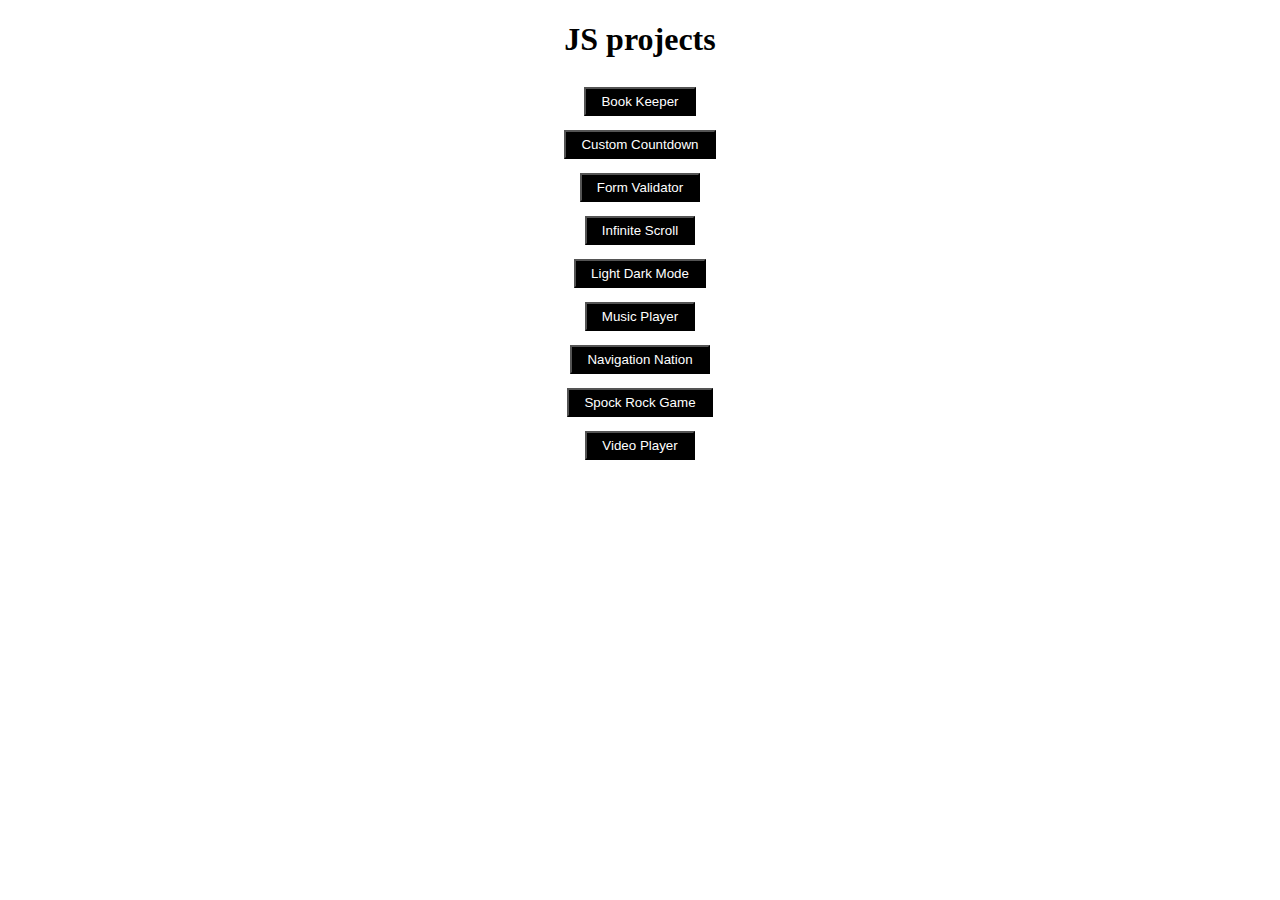
<file: index.html>
<!DOCTYPE html>
<html lang="en">
<head>
	<meta charset="UTF-8">
	<meta name="viewport" content="width=device-width, initial-scale=1.0">
	<link rel="stylesheet" href="./style.css">
	<title></title>
</head>
<body>
	<h1>JS projects</h1>

	<div class="wrap">
		<button><a href="./book-keeper/index.html">Book Keeper</a></button>
		<button><a href="./custom-countdown/index.html">Custom Countdown</a></button>
		<button><a href="./form-validator/index.html">Form Validator</a></button>
		<button><a href="./inifinite-scroll/index.html">Infinite Scroll</a></button>
		<button><a href="./light-dark-mode/index.html">Light Dark Mode</a></button>
		<button><a href="./music-player/index.html">Music Player</a></button>
		<button><a href="./navigation-nation/index.html">Navigation Nation</a></button>
		<button><a href="./spock-rock-game/index.html">Spock Rock Game</a></button>
		<button><a href="./video-player/index.html">Video Player</a></button>
	</div>

	<script src="./"></script>
</body>
</html>

<!-- https://ftb2024.github.io/js-projects/ -->
</file>
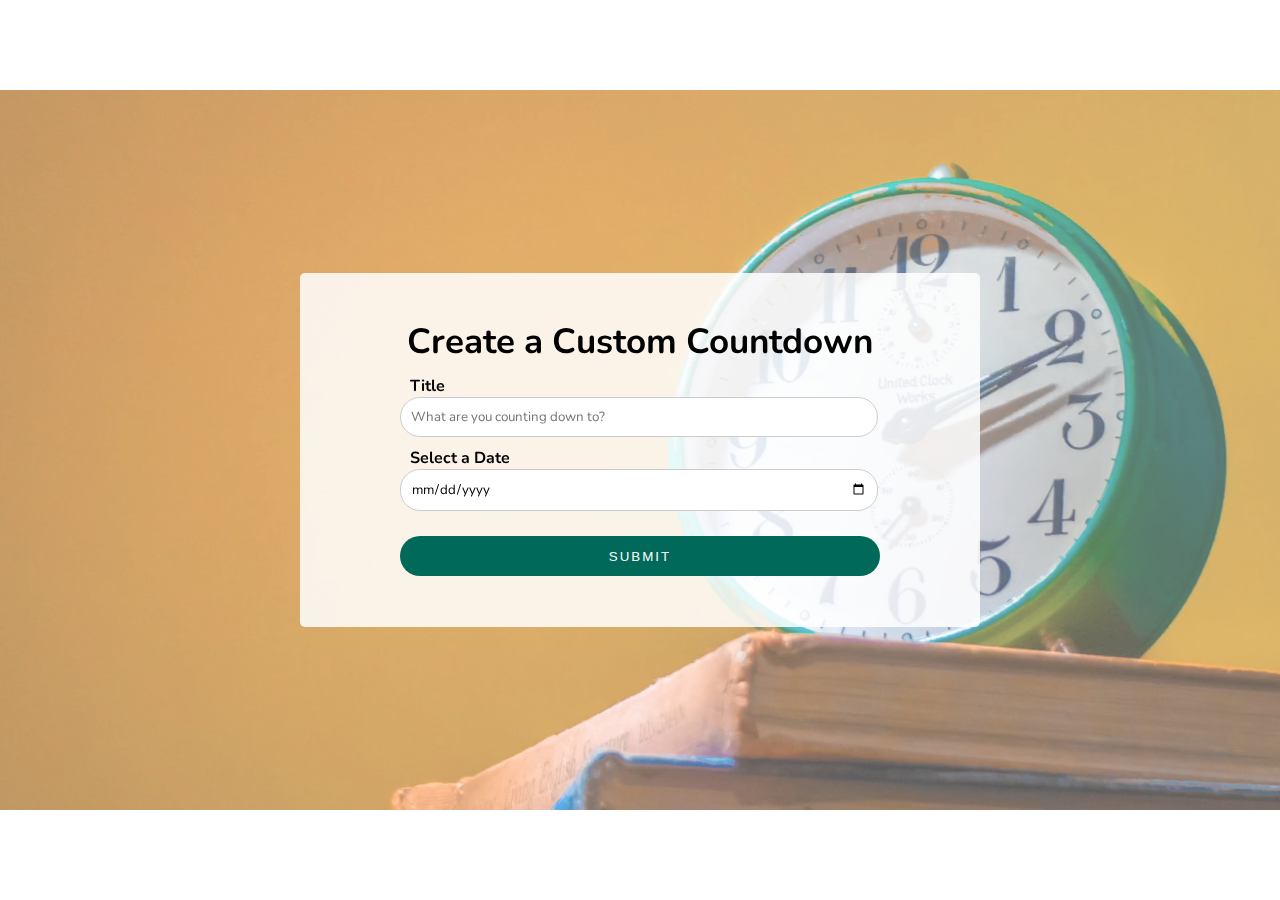
<file: Custom Countdown/index.html>
<!DOCTYPE html>
<html>
<head>
	<meta charset="utf-8">
	<meta name="viewport" content="width=device-width, initial-scale=1">
	<title>Custom Countdown</title>
	<link rel="stylesheet" href="style.css">
</head>
<body>
	<!-- Video Background -->
	<video src="time.mp4" class="video-background" loop muted autoplay></video>
	<div class="video-overlay"></div>

	<!-- Container -->
	<div class="container">
		<!-- Input -->
		<div class="input-container" id="input-container">
			<h1>Create a Custom Countdown</h1>
			<form class="form" id="countdownForm">
				<label for="title">Title</label>
				<input type="text" id="title" placeholder="What are you counting down to?">

				<label for="date-picker">Select a Date</label>
				<input type="date" id="date-picker">

				<button type="submit">Submit</button>
			</form>
		</div>

		<!-- Countdown -->
		<div class="countdown" id="countdown" hidden>
			<h1 id="countdown-title">Count Title Here</h1>
			<ul>
				<li><span>3</span>Days</li>
				<li><span>6</span>Hours</li>
				<li><span>45</span>Minutes</li>
				<li><span>54</span>Seconds</li>
			</ul>
			<button id="countdown-button">Reset</button>	
		</div>

		<!-- Countdown Complete -->
		<div class="complete" id="complete" hidden>
			<h1 class="complete-title">Countdown Complete!</h1>
			<h1 id="complete-info"></h1>
			<button id="complete-button">New Countdown</button>
		</div>
	</div>
	
	<script src="script.js"></script>
</body>
</html>
</file>
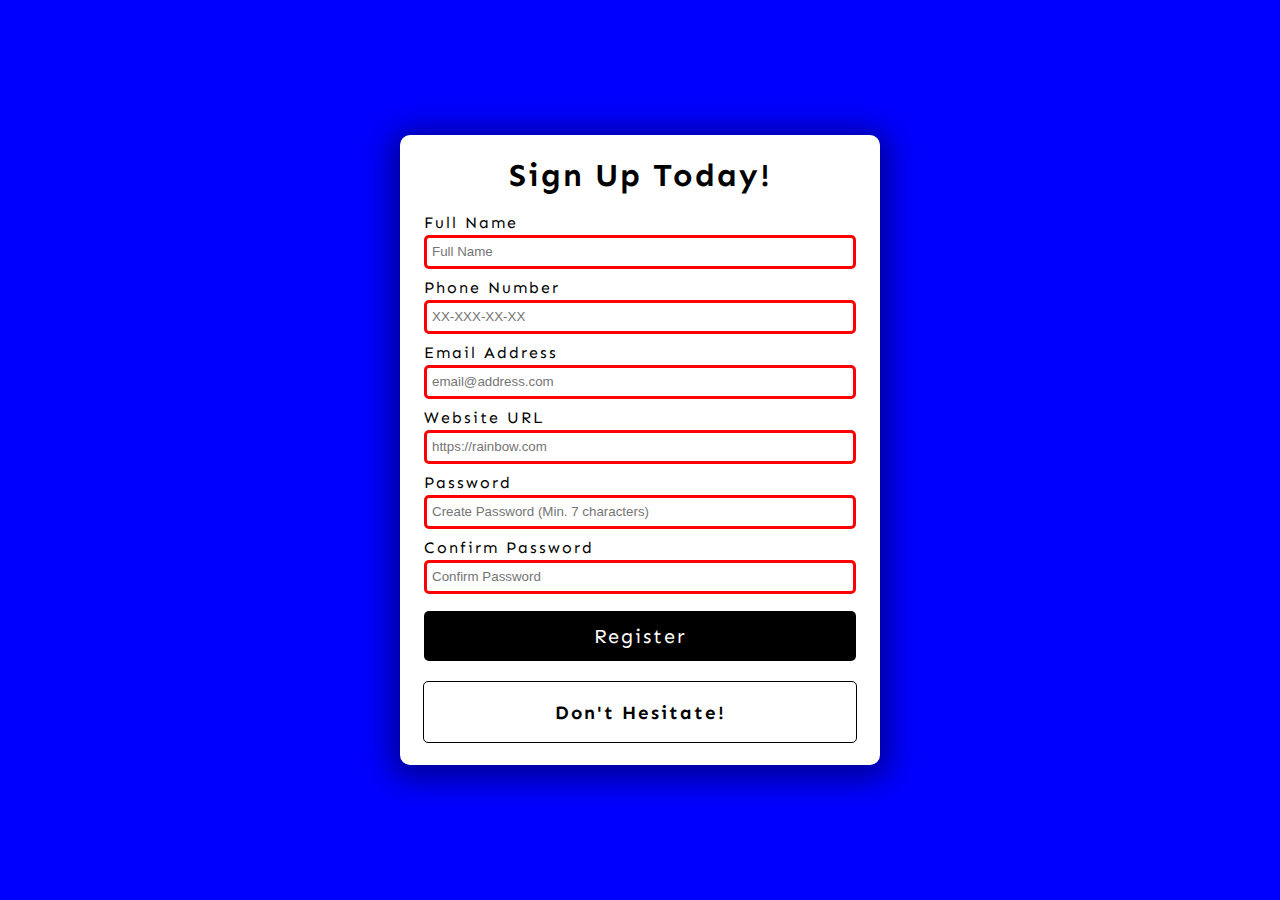
<file: Form Validator/index.html>
<!DOCTYPE html>
<html lang="en">
<head>
	<meta charset="UTF-8">
	<meta name="viewport" content="width=device-width, initial-scale=1.0">
	<link rel="stylesheet" href="./style.css">
	<title>Form Validation</title>
</head>
<body>
	<div class="container">
		<h1>Sign Up Today!</h1>

		<!-- Form -->
		<form id="form">
			<!-- Full Name -->
			<div class="form-group">
				<label for="name">Full Name</label>
				<input type="text" placeholder="Full Name" id="name" minlength="3" maxlength="100" name="name" required >
			</div>

			<!-- Phone Number -->
			<div class="form-group">
				<label for="phone">Phone Number</label>
				<input type="tel" placeholder="XX-XXX-XX-XX" id="phone"
					pattern="[0-9]{2}-[0-9]{3}-[0-9]{2}-[0-9]{2}" name="phone" required>
			</div>

			<!-- Email Address -->
			<div class="form-group">
				<label for="email">Email Address</label>
				<input type="email" placeholder="email@address.com" id="email" name="email" required>
			</div>

			<!-- Website URL -->
			<div class="form-group">
				<label for="website">Website URL</label>
				<input type="url" placeholder="https://rainbow.com" id="website" name="website" required>
			</div>

			<!-- Password -->
			<div class="form-group">
				<label for="password1">Password</label>
				<input type="password" placeholder="Create Password (Min. 7 characters)" id="password1"
					pattern="^(?=.*\d)(?=.*[a-z])(?=.*[A-Z])(?=.*[a-zA-Z]).{7,}$"
					title="Please provide at least 1 uppercase, 1 lowercase and 1 number characters" required>
			</div>

			<!-- Password -->
			<div class="form-group">
				<label for="password2">Confirm Password</label>
				<input type="password" placeholder="Confirm Password" id="password2" name="password" required>
			</div>

			<button>Register</button>
		</form>

		<!-- Error / Success Message -->
		<div class="message-container">
			<h3 id="message">Don't Hesitate!</h3>
		</div>
	</div>
	<script src="./script.js"></script>
</body>
</html>
</file>
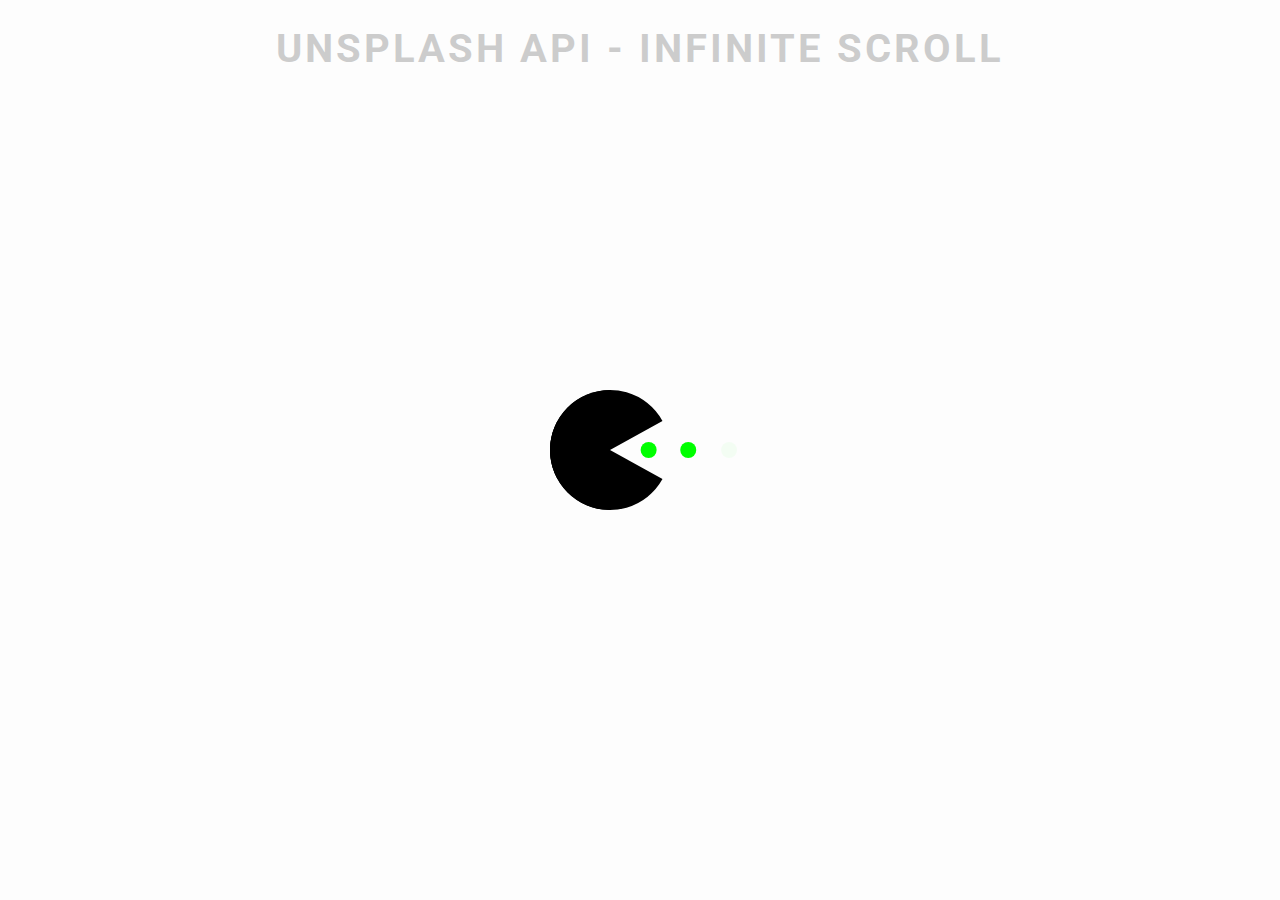
<file: Infinite Scroll/index.html>
<!DOCTYPE html>
<html>
<head>
	<meta charset="utf-8">
	<meta name="viewport" content="width=device-width, initial-scale=1">
	<title>Infinite Scroll</title>
	<link rel="stylesheet" href="style.css">
</head>
<body>
	<!-- Title -->
	<h1>Unsplash API - Infinite Scroll</h1>

	<!-- Loader -->
	<div class="loader" id="loader">
		<img src="loader.svg" alt="Loading...">
	</div>

	<!-- Image Container -->
	<div class="img-container" id="img-container"></div>
	
	<script src="script.js"></script>
</body>
</html>
</file>
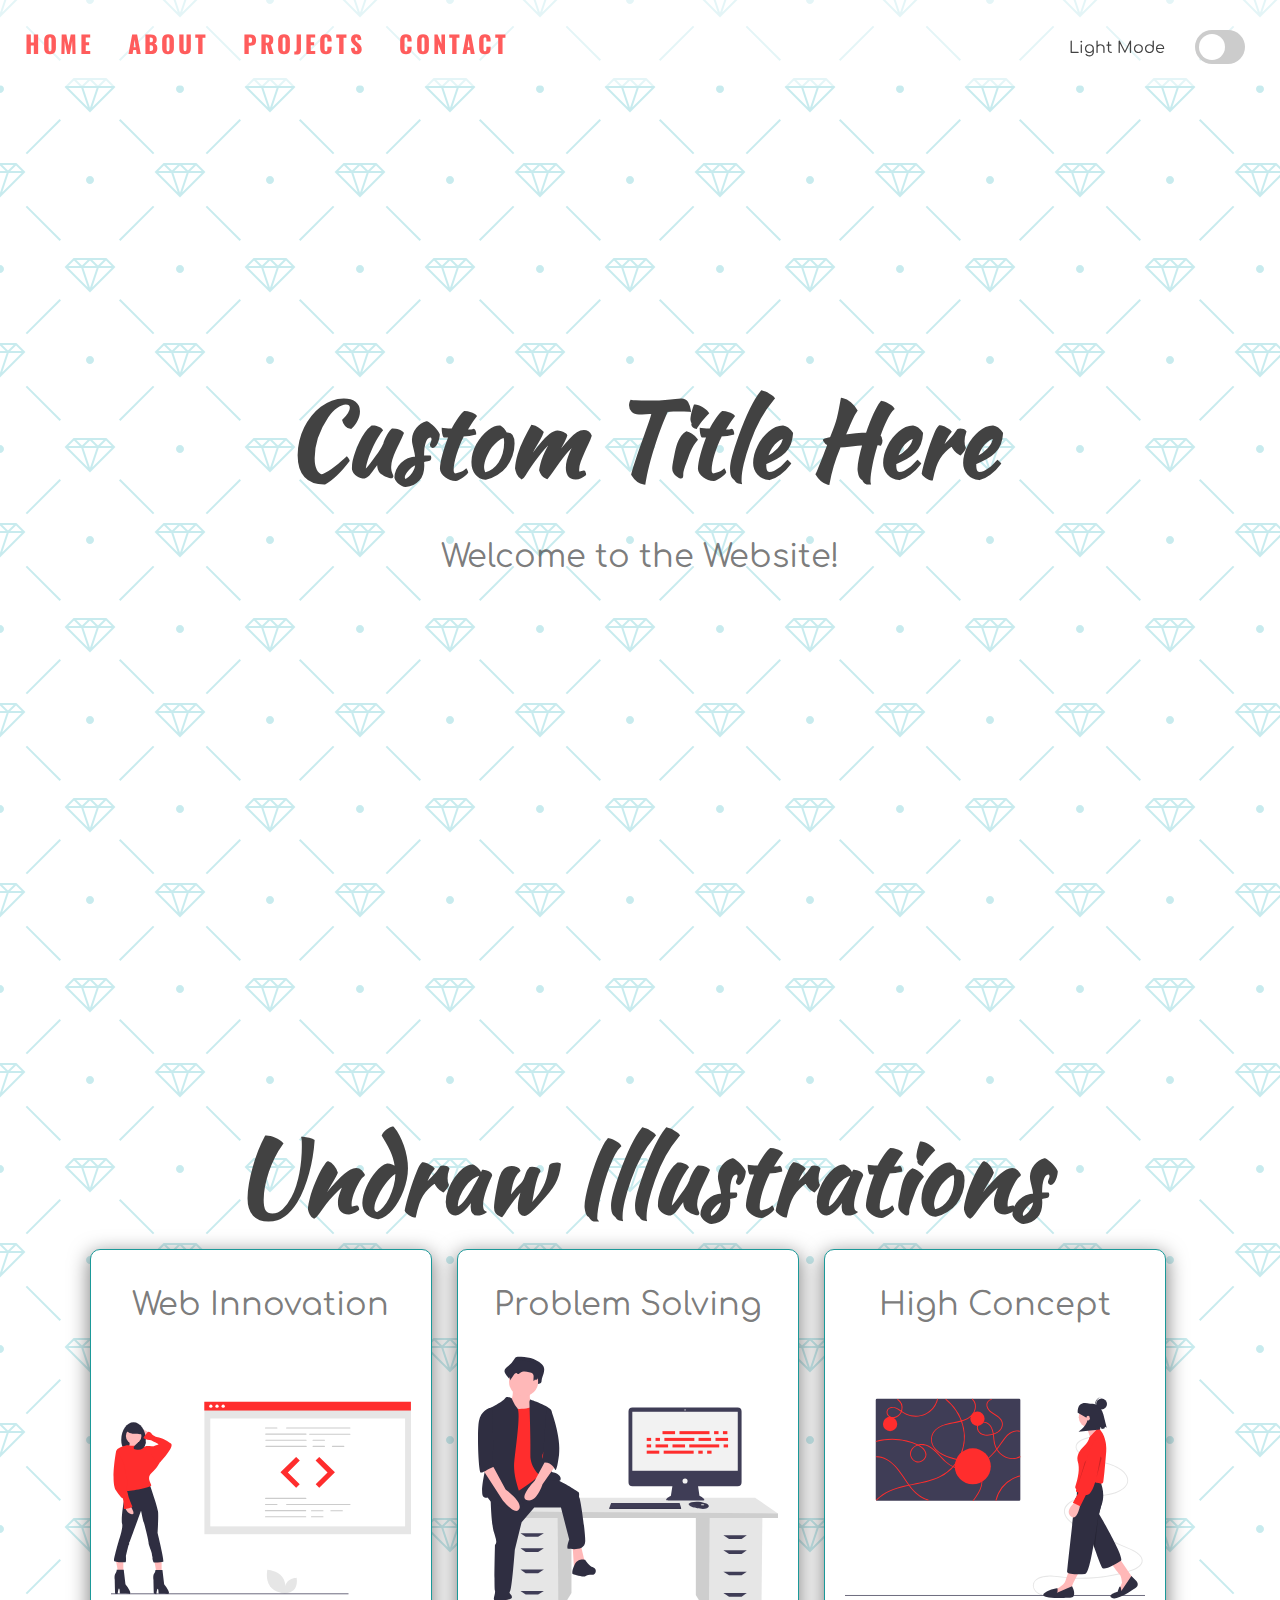
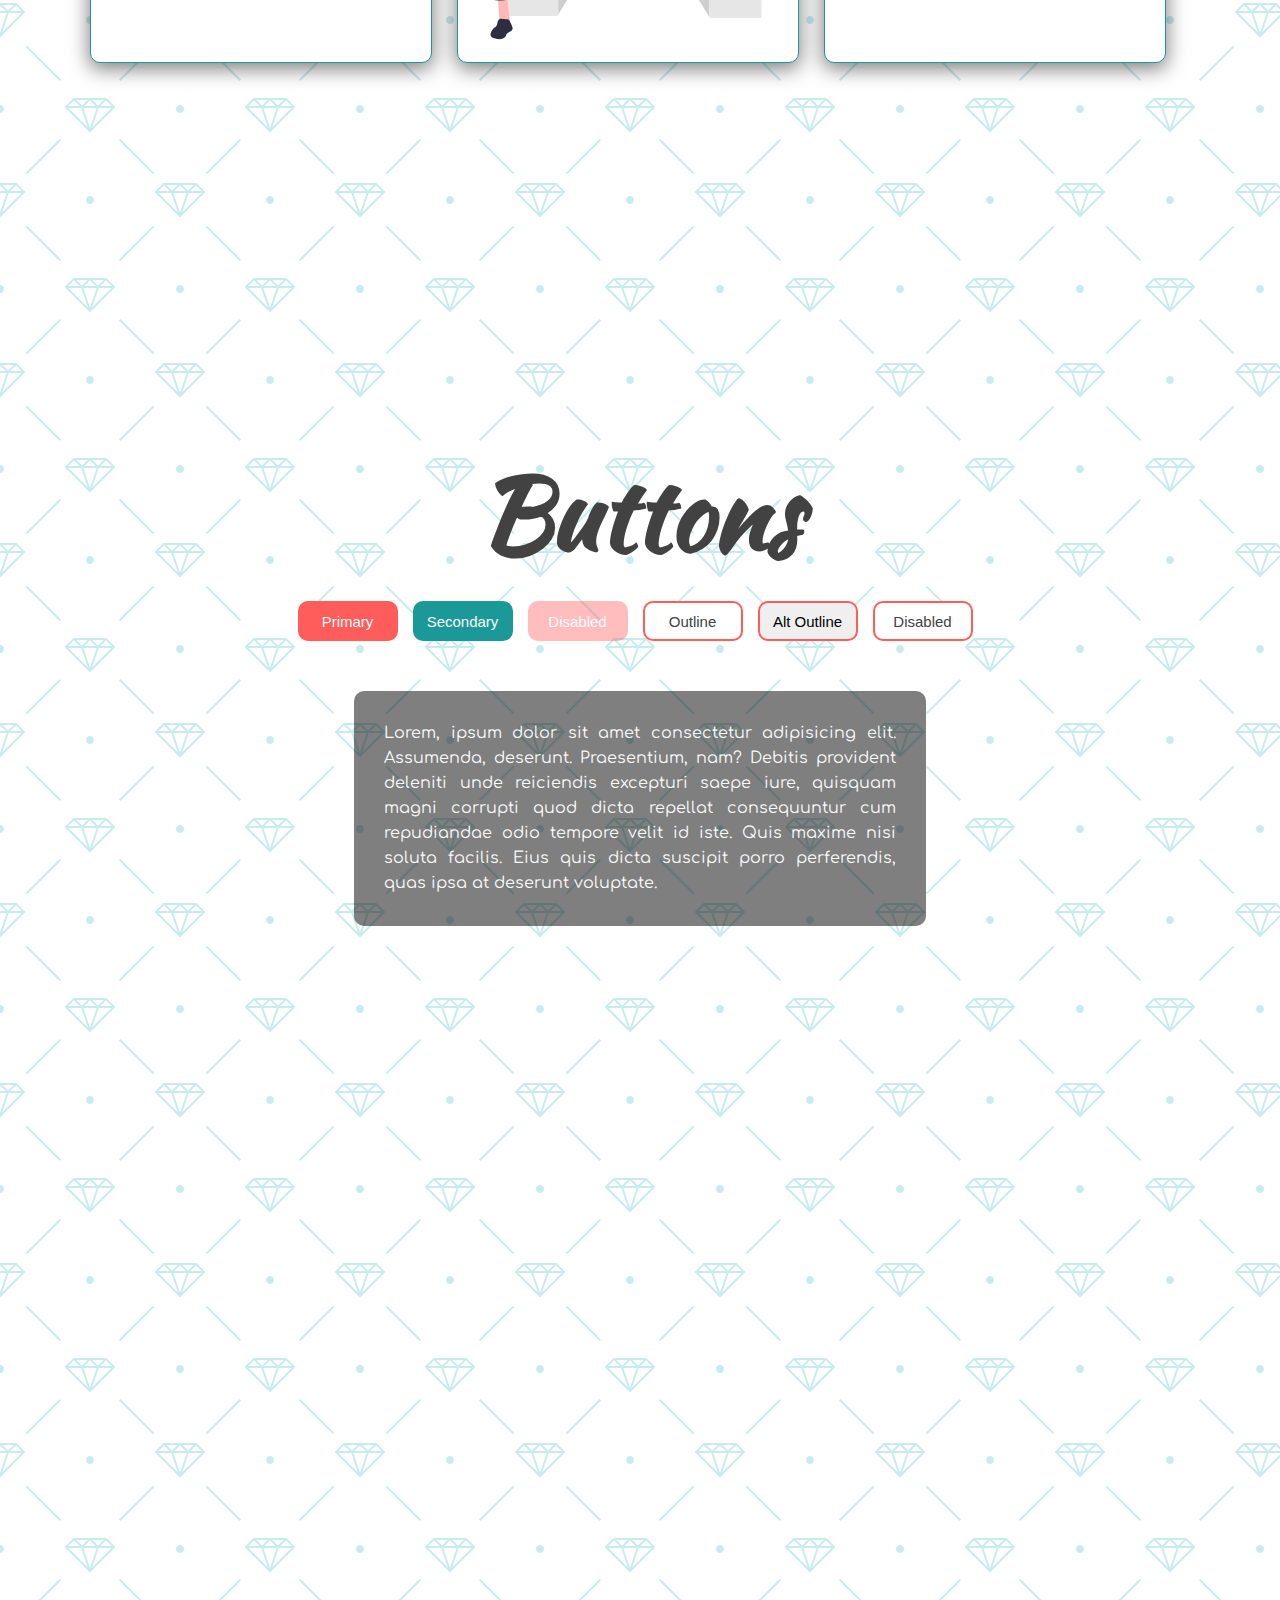
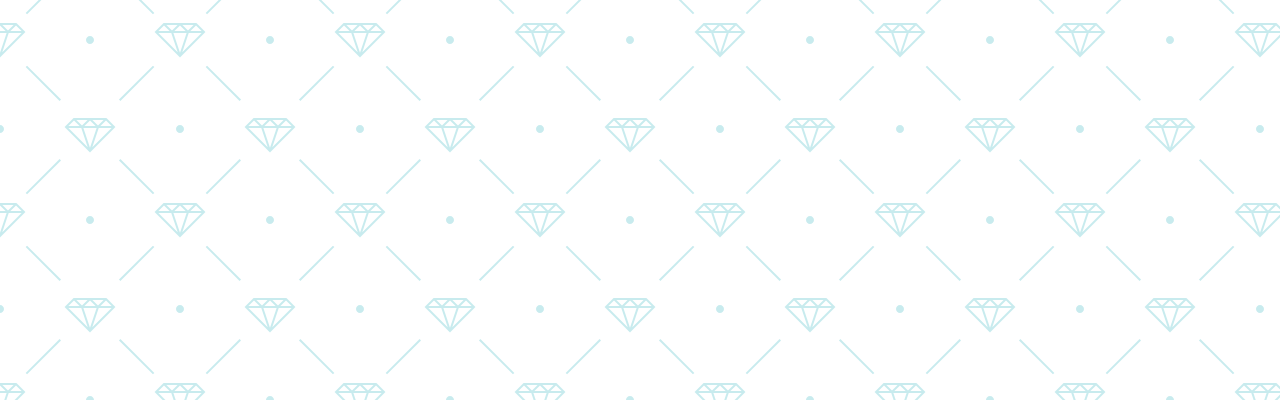
<file: Light Dark Mode/index.html>
<!DOCTYPE html>
<html>
<head>
	<meta charset="utf-8">
	<meta name="viewport" content="width=device-width, initial-scale=1">
	<title>Light Dark Mode</title>
	<link rel="stylesheet" href="https://cdnjs.cloudflare.com/ajax/libs/font-awesome/5.15.1/css/all.min.css" integrity="sha512-+4zCK9k+qNFUR5X+cKL9EIR+ZOhtIloNl9GIKS57V1MyNsYpYcUrUeQc9vNfzsWfV28IaLL3i96P9sdNyeRssA==" crossorigin="anonymous" />
	<link rel="stylesheet" href="style.css">
</head>
<body>

	<!-- Dark Mode Switch -->
	<div class="theme-switch-wrapper">
		<span id="toggle-icon">
			<span class="toggle-text">Light Mode</span>
			<i class="fas fa-sun"></i>
		</span>
		<label class="theme-switch">
			<input type="checkbox">
			<span class="slider round"></span>
		</label>
	</div>
	
	<nav id="nav">
		<a href="#home">HOME</a>
		<a href="#about">ABOUT</a>
		<a href="#projects">PROJECTS</a>
		<a href="#contact">CONTACT</a>
	</nav>

	<!-- Home Section -->
	<section id="home">
		<div class="title-group">
			<h1>Custom Title Here</h1>
			<h2>Welcome to the Website!</h2>
		</div>
	</section>

	<!-- Section About -->
	<section id="about">
		<h1>Undraw Illustrations</h1>
		<div class="about-container">
			<div class="image-container">
				<h2>Web Innovation</h2>
				<img src="img/undraw_proud_coder_light.svg" id="image1">
			</div>
			
			<div class="image-container">
				<h2>Problem Solving</h2>
				<img src="img/undraw_feeling_proud_light.svg" id="image2">
			</div>
			
			<div class="image-container">
				<h2>High Concept</h2>
				<img src="img/undraw_conceptual_idea_light.svg" id="image3">
			</div>
		</div>
	</section>

	<!-- Projects Section -->
	<section id="projects">
		<h1>Buttons</h1>
		<div class="buttons">
			<button class="primary">Primary</button>
			<button class="secondary">Secondary</button>
			<button class="primary" disabled>Disabled</button>
			<button class="outline">Outline</button>
			<button class="secondary-outline">Alt Outline</button>
			<button class="outline">Disabled</button>
		</div>
		<div class="text-box" id="text-box">
			<p>
				Lorem, ipsum dolor sit amet consectetur adipisicing elit. Assumenda, deserunt. Praesentium, nam? Debitis provident deleniti unde reiciendis excepturi saepe iure, quisquam magni corrupti quod dicta repellat consequuntur cum repudiandae odio tempore velit id iste. Quis maxime nisi soluta facilis. Eius quis dicta suscipit porro perferendis, quas ipsa at deserunt voluptate.
			</p>
		</div>
	</section>

	<!-- Contact Section -->
	<section id="contact">
		<div class="social-icons">
			<i class="fab fa-github"></i>
			<i class="fab fa-codepen"></i>
			<i class="fab fa-linkedin-in"></i>
			<i class="fab fa-medium"></i>
			<i class="fab fa-instagram"></i>
			<i class="fab fa-youtube"></i>
		</div>
	</section>
	
	<script src="script.js"></script>
</body>
</html>
</file>
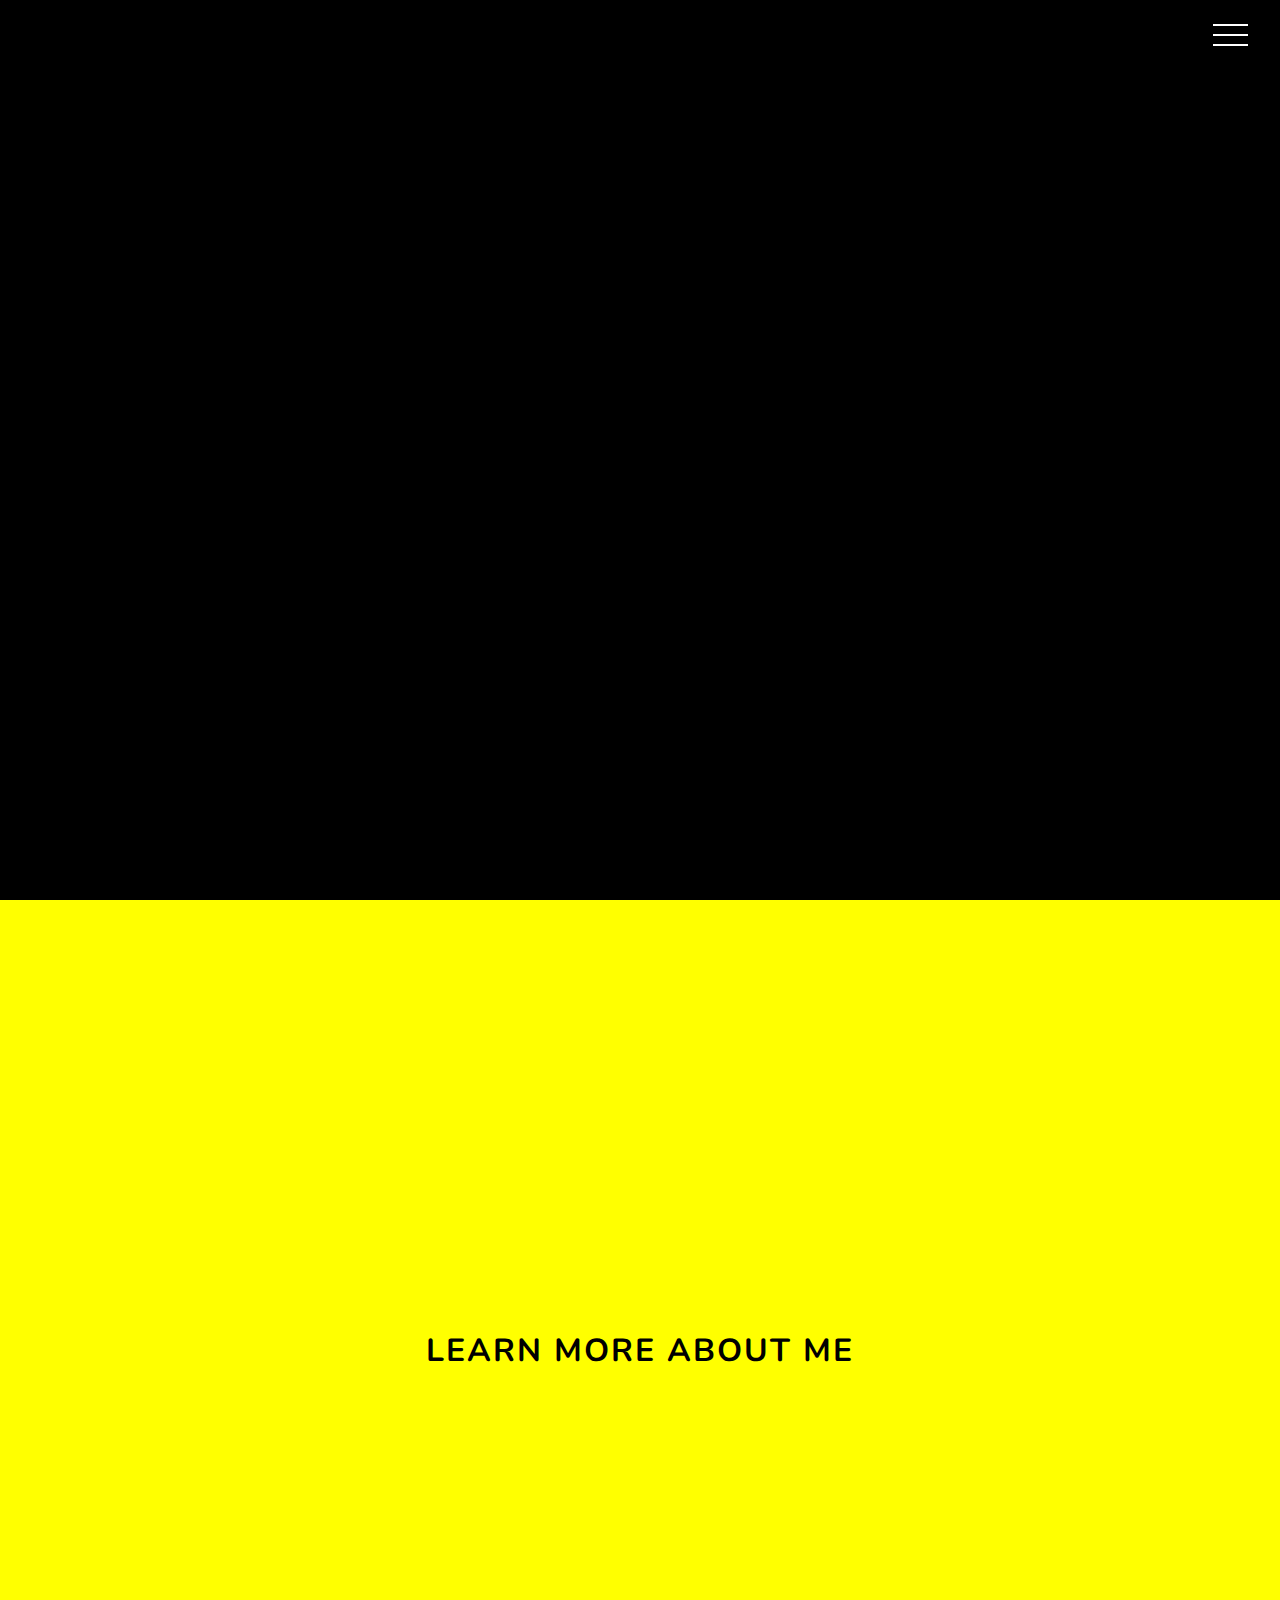
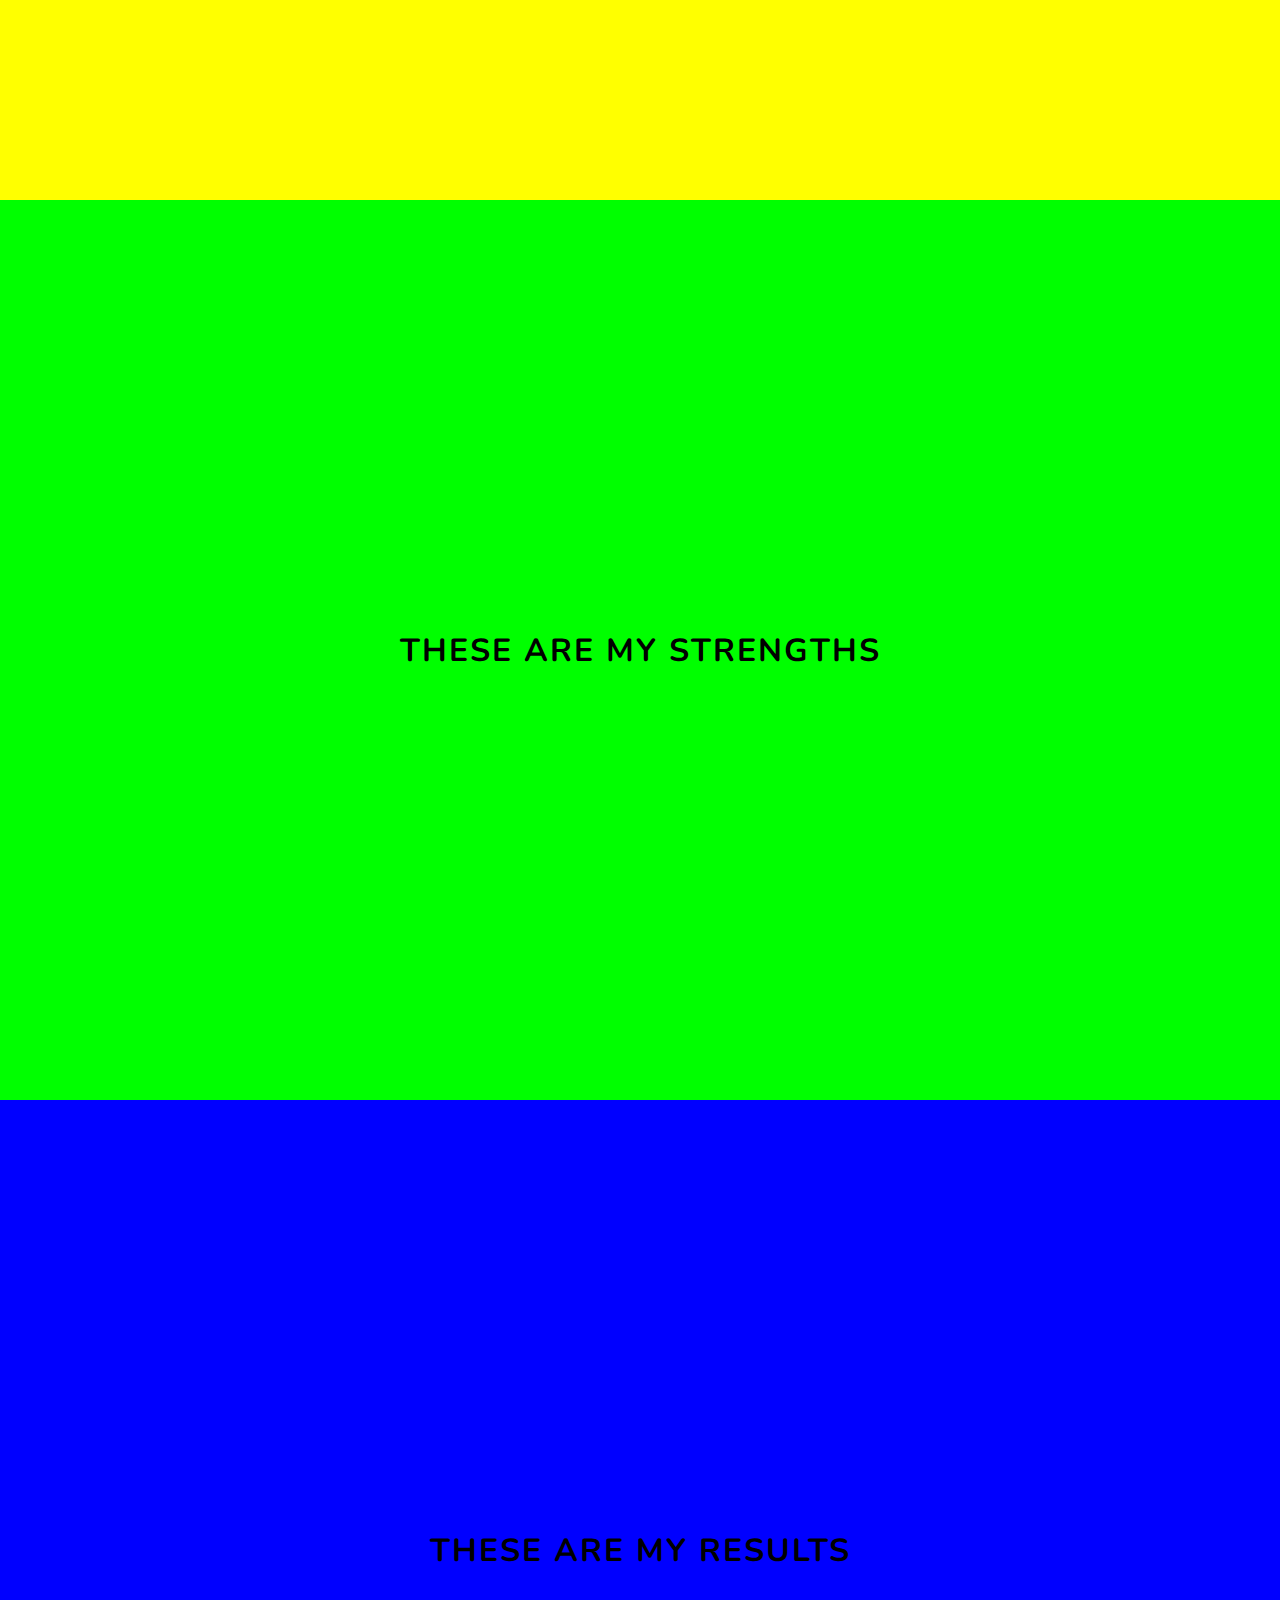
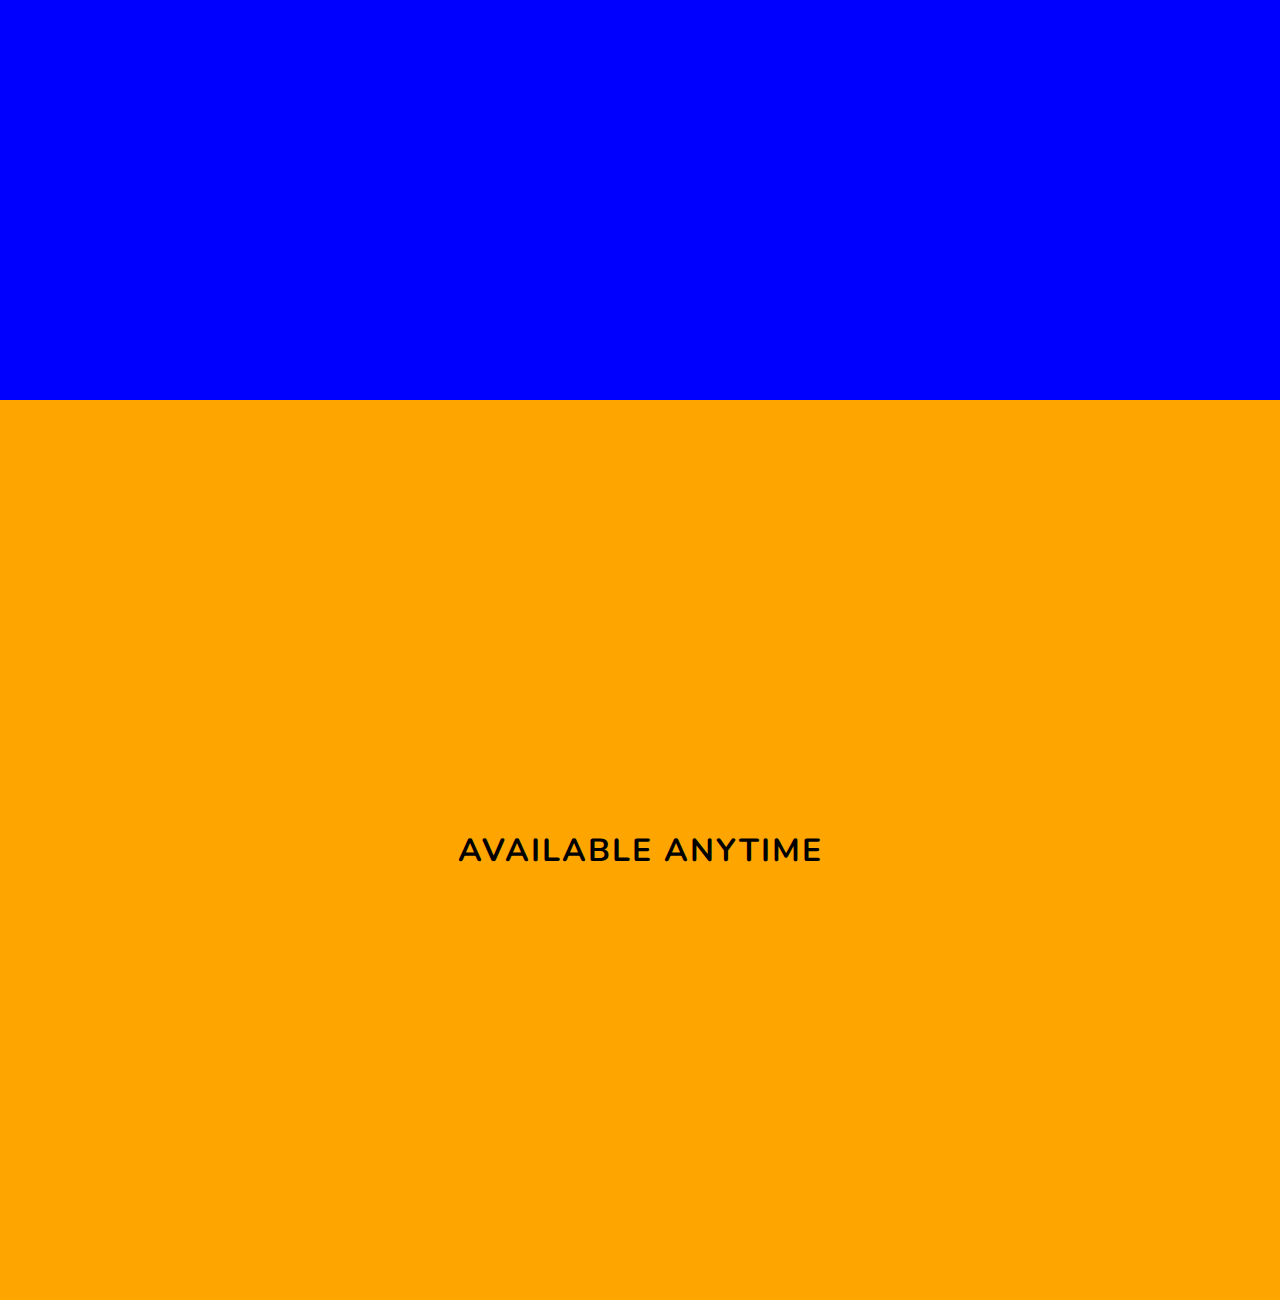
<file: Navigation Nation/index.html>
<!DOCTYPE html>
<html>
<head>
	<meta charset="utf-8">
	<meta name="viewport" content="width=device-width, initial-scale=1">
	<title>Navigation Nation</title>
	<link rel="stylesheet" href="style.css">
</head>
<body>

	<!-- Menu Overlay -->
	<div class="overlay overlay-slide-left" id="overlay">
		<!-- Menu Items -->
		<nav>
			<ul>
				<li id="nav-1" class="slide-out-1"><a href="#home">Home</a></li>
				<li id="nav-2" class="slide-out-2"><a href="#about">About</a></li>
				<li id="nav-3" class="slide-out-3"><a href="#skills">Skills</a></li>
				<li id="nav-4" class="slide-out-4"><a href="#projects">Projects</a></li>
				<li id="nav-5" class="slide-out-5"><a href="#contact">Contact</a></li>
			</ul>
		</nav>
	</div>

	<!-- Hamburger -->
	<div class="menu-bars" id="menu-bars">
		<div class="bar1"></div>
		<div class="bar2"></div>
		<div class="bar3"></div>
	</div>

	<!-- Sections -->
	<section id="home"><a href="https://jacinto.design" target="_blank">Jacinto Design</a></section>
	<section id="about"><h1>Learn More About Me</h1></section>
	<section id="skills"><h1>These Are My Strengths</h1></section>
	<section id="projects"><h1>These Are My Results</h1></section>
	<section id="contact"><h1>Available Anytime</h1></section>
	
	<script src="script.js"></script>
</body>
</html>
</file>
<file: style.css>
h1 {
	text-align: center;
}

.wrap {
	display: flex;
	justify-content: center;
	align-items: center;
	flex-direction: column;
}

button {
	background-color: black;
	padding: 5px 15px;
	margin: 7px;
	cursor: pointer;
	outline: none;
}

a {
	color: white;
	text-decoration: none;
}
</file>
<file: Custom Countdown/style.css>
@import url("https://fonts.googleapis.com/css?family=Nunito&display=swap");

html {
	box-sizing: border-box;
}

body {
	margin: 0;
	min-height: 100vh;
	overflow-y: hidden;
	display: flex;
	align-items: center;
	font-family: Nunito, sans-serif;
}

/* Video Background */
.video-background {
	position: fixed;
	right: 0;
	bottom: 0;
	width: 100vw;
	height: auto;
}

video {
	position: absolute;
	top: 50%;
	left: 50%;
	transform: translate(-50%, -50%);
}

.video-overlay {
	position: fixed;
	left: 0;
	top: 0;
	height: 100vh;
	width: 100vw;
	background: rgba(255, 255, 255, 0.35);
}

/* Container */
.container {
	min-width: 580px;
	min-height: 304px;
	color: black;
	margin: 0 auto;
	padding: 25px 50px;
	border-radius: 5px;
	z-index: 2;
	background: rgba(255, 255, 255, 0.85);
	display: flex;
	justify-content: center;
}

.input-container {
	position: relative;
	top: 20px;
}

h1 {
	font-size: 35px;
	text-align: center;
	margin-top: 0;
	margin-bottom: 10px;
}

/* Form */
.form {
	width: 480px;
}

label {
	font-weight: bold;
	margin-left: 10px;
}

input {
	width: 95%;
	margin-bottom: 10px;
	padding: 10px;
	border: 1px solid #ccc;
	border-radius: 20px;
	background: #fff;
	outline: none;
	font-family: Nunito, sans-serif;
}

/* Button */
button {
	width: 100%;
	height: 40px;
	border-radius: 20px;
	margin-top: 15px;
	border: none;
	text-transform: uppercase;
	background: #006959;
	color: white;
	cursor: pointer;
	outline: none;
	letter-spacing: 2px;
}

button:hover {
	filter: brightness(110%);
}

/* Countdown */
ul {
	margin-left: -45px;
}

li {
	display: inline-block;
	font-size: 30px;
	list-style-type: none;
	padding: 10px;
	text-transform: uppercase;
}

li span {
	display: block;
	font-size: 80px;
	text-align: center;
}

/* Complete */
.complete {
	position: relative;
	top: 60px;
}

.complete-title {
	animation: complete 4s infinite;
}

@keyframes complete {
	0% {
		color: red;
	}

	25% {
		color: yellow;
	}

	50% {
		color: lime;
		transform: scale(1.5);
	}

	75% {
		color: blue;
	}

	100% {
		color: purple;
	}
}

/* Media Query: Large Smartphone (Vertical) */
@media screen and (max-width: 600px) {
	video {
		object-fit: cover;
		object-position: 70%;
		margin-top: -1px;
	}

	.video-background {
		height: 100vh;
		width: 100vw;
	}

	.container {
		min-width: unset;
		width: 95vw;
		min-height: 245px;
		padding: 20px;
		margin: 10px;
	}

	.input-container {
		top: unset;
	}

	.countdown {
		position: relative;
		top: 10px;
	}

	.form {
		width: unset;
	}

	input {
		width: 93%;
	}

	h1 {
		font-size: 20px;
	}

	li {
		font-size: 15px;
	}

	li span {
		font-size: 40px;
	}
}
</file>
<file: Form Validator/style.css>
@import url("https://fonts.googleapis.com/css?family=Sen&display=swap");

html {
	box-sizing: border-box;
}

body {
	margin: 0;
	min-height: 100vh;
	font-family: Sen, sans-serif;
	letter-spacing: 2px;
	display: flex;
	align-items: center;
	justify-content: center;
	/*background: #c9ced3;*/
	background: blue;
}

.container {
	width: 480px;
	height: 630px;
	background: white;
	display: flex;
	flex-direction: column;
	align-items: center;
	border-radius: 10px;
	box-shadow: 0 5px 30px 10px rgba(0, 0, 0, 0.4);
}

/* Form */
form {
	width: 90%;
}

.form-group {
	height: 65px;
}

label {
	position: relative;
	bottom: 3px;
}

input {
	width: 100%;
	height: 34px;
	padding: 5px;
	border: 3px solid black;
	border-radius: 5px;
	outline: none;
	box-sizing: border-box;
	transition: all 0.3s;
}

input:valid {
	border: 3px solid lime;
}

input:invalid {
	border: 3px solid red;
}

button {
	cursor: pointer;
	color: white;
	background: black;
	border: none;
	border-radius: 5px;
	height: 50px;
	width: 100%;
	font-family: Sen, sans-serif;
	font-size: 20px;
	letter-spacing: 2px;
	margin-top: 5px;
}

button:hover {
	filter: brightness(200%);
	background: rgb(22, 22, 22);
}

button:focus {
	outline: none;
}

.message-container {
	border: 1px solid black;
	border-radius: 5px;
	width: 90%;
	margin-top: 20px;
	display: flex;
	justify-content: center;
	color: black;
}
</file>
<file: Infinite Scroll/style.css>
@import url('https://fonts.googleapis.com/css2?family=Roboto&display=swap');

* {
	margin: 0;
	padding: 0;
	box-sizing: border-box;
}

body {
	font-family: 'Roboto', sans-serif;
	background-color: whitesmoke;
}

h1 {
	text-align: center;
	margin-top: 25px;
	margin-bottom: 15px;
	font-size: 40px;
	letter-spacing: 3px;
	text-transform: uppercase;
}

/* Loader */
.loader {
	position: fixed;
	top: 0;
	bottom: 0;
	left: 0;
	right: 0;
	background: rgba(255, 255, 255, 0.8);
}

.loader img {
	position: fixed;
	top: 50%;
	left: 50%;
	transform: translate(-50%, -50%);
}

/* Image Container */
.img-container {
	margin: 10px 15%;
}

.img-container img {
	width: 100%;
	margin-top: 5px;
}

/* Media Query: Large Smartphone; */
@media screen and (max-width: 600px) {
	h1 {
		font-size: 15px;
	}

	.img-container {
		margin: 10px;
	}
}
</file>
<file: Light Dark Mode/style.css>
@import url('https://fonts.googleapis.com/css2?family=Comfortaa&family=Kaushan+Script&family=Oswald&display=swap');

:root {
	--primary-color: rgb(255, 92, 92);
	--primary-variant: #ff2d2d;
	--secondary-color: #1b9999;
	--on-primary: rgb(250, 250, 250);
	--on-background: rgb(66, 66, 66);
	--on-background-alt: rgba(66, 66, 66, 0.7);
	--background: rgb(255, 255, 255);
	--box-shadow: 0 5px 20px 1px rgba(0, 0, 0, 0.5);
}

[data-theme="dark"] {
	--primary-color: rgb(150, 65, 255);
	--primary-variant: #6c63ff;
	--secondary-color: #03dac5;
	--on-primary: #000;
	--on-background: rgba(255, 255, 255, 0.9);
	--on-background-alt: rgba(255, 255, 255, 0.7);
	--background: #121212;
}

html {
	box-sizing: border-box;
	scroll-behavior: smooth;
}

body {
	margin: 0;
	font-family: 'Comfortaa', sans-serif;
	color: var(--on-background);
	background-color: var(--background);
	background-image: url("data:image/svg+xml,%3Csvg width='180' height='180' viewBox='0 0 180 180' xmlns='http://www.w3.org/2000/svg'%3E%3Cpath d='M81.28 88H68.413l19.298 19.298L81.28 88zm2.107 0h13.226L90 107.838 83.387 88zm15.334 0h12.866l-19.298 19.298L98.72 88zm-32.927-2.207L73.586 78h32.827l.5.5 7.294 7.293L115.414 87l-24.707 24.707-.707.707L64.586 87l1.207-1.207zm2.62.207L74 80.414 79.586 86H68.414zm16 0L90 80.414 95.586 86H84.414zm16 0L106 80.414 111.586 86h-11.172zm-8-6h11.173L98 85.586 92.414 80zM82 85.586L87.586 80H76.414L82 85.586zM17.414 0L.707 16.707 0 17.414V0h17.414zM4.28 0L0 12.838V0h4.28zm10.306 0L2.288 12.298 6.388 0h8.198zM180 17.414L162.586 0H180v17.414zM165.414 0l12.298 12.298L173.612 0h-8.198zM180 12.838L175.72 0H180v12.838zM0 163h16.413l.5.5 7.294 7.293L25.414 172l-8 8H0v-17zm0 10h6.613l-2.334 7H0v-7zm14.586 7l7-7H8.72l-2.333 7h8.2zM0 165.414L5.586 171H0v-5.586zM10.414 171L16 165.414 21.586 171H10.414zm-8-6h11.172L8 170.586 2.414 165zM180 163h-16.413l-7.794 7.793-1.207 1.207 8 8H180v-17zm-14.586 17l-7-7h12.865l2.333 7h-8.2zM180 173h-6.613l2.334 7H180v-7zm-21.586-2l5.586-5.586 5.586 5.586h-11.172zM180 165.414L174.414 171H180v-5.586zm-8 5.172l5.586-5.586h-11.172l5.586 5.586zM152.933 25.653l1.414 1.414-33.94 33.942-1.416-1.416 33.943-33.94zm1.414 127.28l-1.414 1.414-33.942-33.94 1.416-1.416 33.94 33.943zm-127.28 1.414l-1.414-1.414 33.94-33.942 1.416 1.416-33.943 33.94zm-1.414-127.28l1.414-1.414 33.942 33.94-1.416 1.416-33.94-33.943zM0 85c2.21 0 4 1.79 4 4s-1.79 4-4 4v-8zm180 0c-2.21 0-4 1.79-4 4s1.79 4 4 4v-8zM94 0c0 2.21-1.79 4-4 4s-4-1.79-4-4h8zm0 180c0-2.21-1.79-4-4-4s-4 1.79-4 4h8z' fill='%2349bdc9' fill-opacity='0.3' fill-rule='evenodd'/%3E%3C/svg%3E");
}

section {
	min-height: 100vh;
	display: flex;
	justify-content: center;
	align-items: center;
	flex-direction: column;
}

h1 {
	font-family: 'Kaushan Script', sans-serif;
	font-size: 100px;
	margin-bottom: 0;
}

h2 {
	color: var(--on-background-alt);
	font-size: 32px;
	font-weight: normal;
}

/* Navigation */
nav {
	z-index: 10;
	position: fixed;
	font-family: 'Oswald', sans-serif;
	font-size: 24px;
	letter-spacing: 3px;
	padding: 25px;
	width: 100vw;
	background: rgb(255 255 255 / 50%);
}

a {
	margin-right: 25px;
	color: var(--primary-color);
	text-decoration: none;
	border-bottom: 3px solid transparent;
	font-weight: bold;
}

a:hover, a:focus {
	color: var(--on-background);
	border-bottom: 3px solid;
}

/* Home Section */
.title-group {
	text-align: center;
}

/* About Section */
.about-container {
	display: flex;
}

.image-container {
	border: 1px solid var(--secondary-color);
	border-radius: 10px;
	padding: 10px 20px;
	margin-right: 25px;
	width: auto;
	background: var(--background);
	box-shadow: var(--box-shadow);
	text-align: center;
}

img {
	height: 300px;
	width: 300px;
}

/* Projects Section */
.buttons {
	margin-top: 15px;
	margin-bottom: 50px;
}

button {
	min-width: 100px;
	height: 40px;
	cursor: pointer;
	border-radius: 10px;
	margin-right: 10px;
	border: 2px solid var(--primary-color);
	font-size: 15px;
	outline: none;
}

button:disabled {
	opacity: 0.4;
	cursor: default;
}

button:hover:not(.outline) {
	filter: brightness(110%);
}

.primary {
	background: var(--primary-color);
	color: var(--on-primary);
}

.secondary {
	border: 2px solid var(--secondary-color);
}

.secondary, .secondary:hover, .outline.secondary:hover {
	background: var(--secondary-color);
	color: var(--on-primary);
}

.outline {
	background: var(--background);
	color: var(--on-background);
}

.outline:hover {
	background: var(--primary-color);
	color: var(--on-primary);
}

.text-box {
	width: 40%;
	text-align: justify;
	background: rgb(0 0 0 / 50%);
	color: var(--on-primary);
	border-radius: 10px;
	padding: 30px;
}

p {
	margin: 0;
	line-height: 25px;
}

/* Contact Section */
.fab {
	font-size: 100px;
	margin-right: 50px;
	cursor: pointer;
	color: var(--primary-color);
}

.fab:hover {
	color: var(--on-background);
}

/* Dark Mode Toggle */
.theme-switch-wrapper {
	display: flex;
	align-items: center;
	z-index: 100;
	position: fixed;
	right: 25px;
	top: 30px;
}

.theme-switch-wrapper span {
	margin-right: 10px;
	font-size: 1rem;
}

.toggle-text {
	position: relative;
	top: -4px;
	right: 5px;
	color: var(--on-background);
}

.theme-switch {
	display: inline-block;
	height: 34px;
	position: relative;
	width: 60px;
}

.theme-switch input {
	display: none;
}

.slider {
	background: #ccc;
	bottom: 0;
	cursor: pointer;
	left: 0;
	position: absolute;
	right: 0;
	top: 0;
	transition: 0.4s;
}

.slider::before {
	background: #fff;
	bottom: 4px;
	content: "";
	height: 26px;
	left: 4px;
	position: absolute;
	transition: 0.4s;
	width: 26px;
}

input:checked + .slider {
	background: var(--primary-color);
}

input:checked + .slider::before {
	transform: translateX(16px);
}

.slider.round {
	border-radius: 34px;
}

.slider.round::before {
	border-radius: 50%;
}

.fas {
	font-size: 30px;
	margin-right: 5px;
}
</file>
<file: Navigation Nation/style.css>
@import url("https://fonts.googleapis.com/css?family=Nunito&display=swap");

:root {
	--primaryColor: #000;
	--navColor1: red;
	--navColor2: yellow;
	--navColor3: lime;
	--navColor4: blue;
	--navColor5: orange;
}

html {
	box-sizing: border-box;
}

body {
	margin: 0;
	background: #000;
	font-family: Nunito, sans-serif;
	scroll-behavior: smooth;
}

/* --- Navigation Menu ------------------------------ */

/* Overlay */
.overlay {
	position: fixed;
	z-index: 9;
	top: 0;
	left: 0;
	width: 100vw;
	height: 100vh;
	background-color: rgba(0, 0, 0, 0.7);
	transform: translateX(-100vw);
}

.overlay-slide-right {
	transition: all 0.4s ease-in-out;
	transform: translateX(0);
}

.overlay-slide-left {
	transition: all 0.8s ease-in-out;
	transform: translateX(-100vw);
}

/* Nav Menu Items */
nav, nav ul {
	height: 100vh;
	margin: 0;
	padding: 0;
}

nav ul {
	display: flex;
	flex-direction: column;
	justify-content: stretch;
	list-style: none;
}

nav ul li {
	height: 20%;
	overflow: hidden;
}

nav li a {
	position: relative;
	top: 45%;
	color: #000;
	text-transform: uppercase;
	letter-spacing: 4px;
	text-decoration: none;
	display: block;
	text-align: center;
}

nav li a:hover {
	transform: scale(1.2);
}

nav li a::before {
	content: "";
	width: 25vw;
	height: 3px;
	background-color: #000;
	position: absolute;
	top: 47.5%;
	left: 0;
	opacity: 0;
}

nav li a:hover::before {
	opacity: 1;
}

nav li:nth-of-type(1) {
	background-color: var(--navColor1);
}

nav li:nth-of-type(2) {
	background-color: var(--navColor2);
}

nav li:nth-of-type(3) {
	background-color: var(--navColor3);
}

nav li:nth-of-type(4) {
	background-color: var(--navColor4);
}

nav li:nth-of-type(5) {
	background-color: var(--navColor5);
}

/* Slide in animation with delay for each */
.slide-in-1 {
	animation: slide-in 0.4s linear 0.2s both;
}

.slide-in-2 {
	animation: slide-in 0.4s linear 0.4s both;
}

.slide-in-3 {
	animation: slide-in 0.4s linear 0.6s both;
}

.slide-in-4 {
	animation: slide-in 0.4s linear 0.8s both;
}

.slide-in-5 {
	animation: slide-in 0.4s linear 1s both;
}

@keyframes slide-in {
	from {
	transform: translateX(-100%);
	}

	to {
	transform: translateX(0);
	}
}

/* Slide out animation with delay for each */
.slide-out-1 {
	animation: slide-out 0.3s linear 1s both;
}

.slide-out-2 {
	animation: slide-out 0.3s linear 0.8s both;
}

.slide-out-3 {
	animation: slide-out 0.3s linear 0.6s both;
}

.slide-out-4 {
	animation: slide-out 0.3s linear 0.4s both;
}

.slide-out-5 {
	animation: slide-out 0.3s linear 0.2s both;
}

@keyframes slide-out {
	from {
	transform: translateX(0);
	}

	to {
	transform: translateX(-100%);
	}
}

/* --- Menu Bars ------------------------------------ */

.menu-bars {
	position: fixed;
	top: 1rem;
	right: 2rem;
	z-index: 10;
	display: inline;
	cursor: pointer;
}

.bar1, .bar2, .bar3 {
	width: 35px;
	height: 2px;
	background-color: #fff;
	margin: 8px 0;
	transition: 0.4s;
}

/* Rotate first bar */
.change .bar1 {
	transform: rotate(-45deg) translate(-7px, 8px);
}

/* Fade out the second bar */
.change .bar2 {
	opacity: 0;
}

/* Rotate last bar */
.change .bar3 {
	transform: rotate(45deg) translate(-6px, -8px);
}

/* --- Sections ------------------------------------ */

section {
	width: 100%;
	height: 100vh;
	position: relative;
	display: flex;
	justify-content: center;
	align-items: center;
	text-transform: uppercase;
	letter-spacing: 2px;
	color: var(--primaryColor);
}

section#home {
	background-image: url("https://images.unsplash.com/photo-1581453904507-626ddb717f14?ixlib=rb-1.2.1&ixid=eyJhcHBfaWQiOjEyMDd9&auto=format&fit=crop&w=2089&q=80");
	background-size: cover;
	background-position: center center;
}

section#home a {
	position: absolute;
	z-index: 2;
	top: 1.5rem;
	left: 1.5rem;
	text-decoration: none;
	font-size: 0.8rem;
	padding-bottom: 5px;
	color: var(--primaryColor);
	border-bottom: 1px solid var(--primaryColor);
}

section#about {
	background-color: var(--navColor2);
}

section#skills {
	background-color: var(--navColor3);
}

section#projects {
	background-color: var(--navColor4);
}

section#contact {
	background-color: var(--navColor5);
}

/* Media Query: Large Smartphone (Vertical) */
@media (max-width: 600px) {
	section#home a {
	top: 1rem;
	left: 1rem;
	}

	.menu-bars {
	top: 0.5rem;
	right: 1rem;
	}
}
</file>
